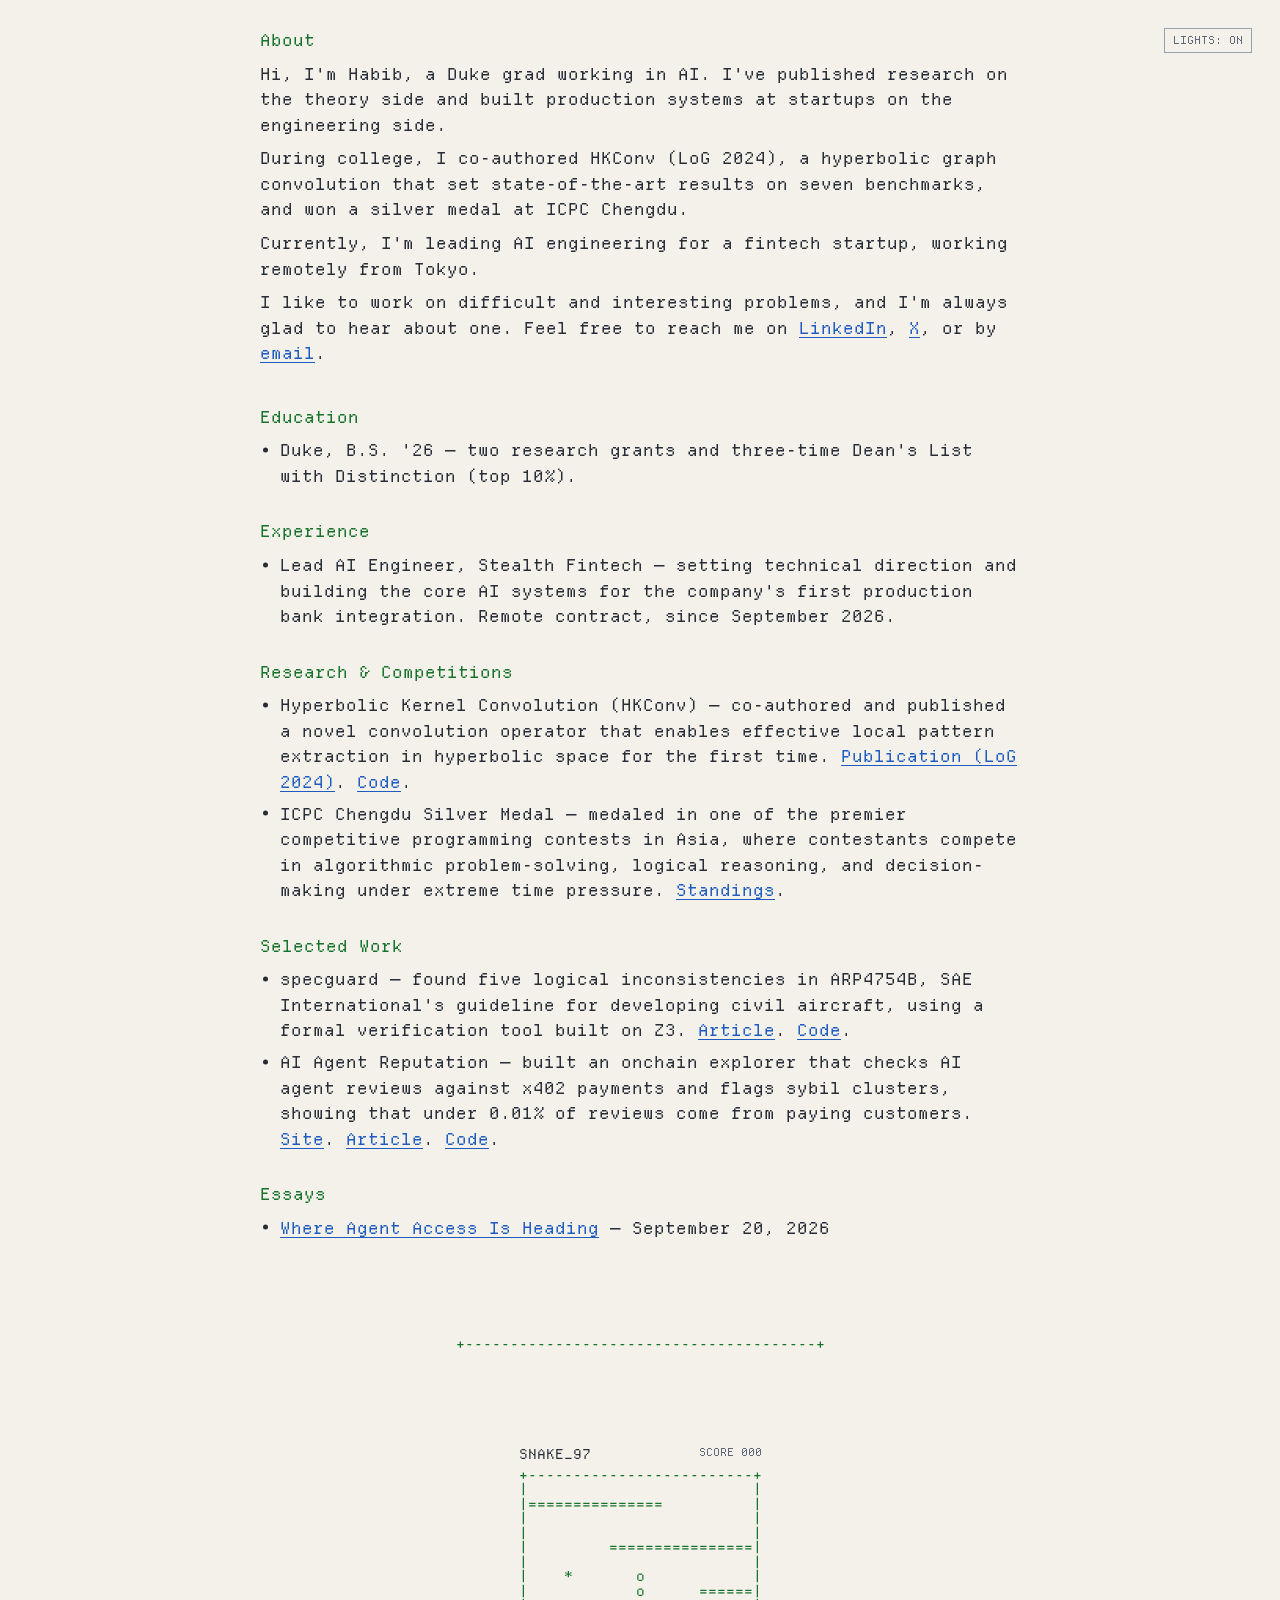
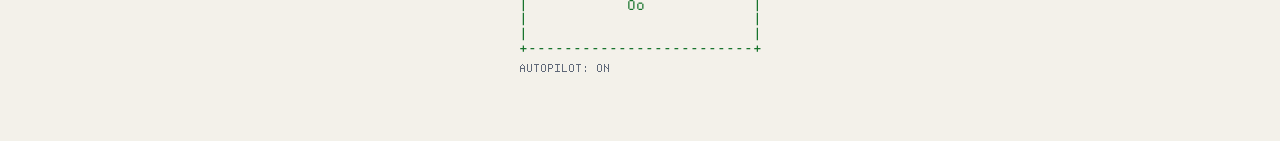
<file: index.html>
<!doctype html>
<html lang="en">
  <head>
    <meta charset="UTF-8" />
    <meta name="viewport" content="width=device-width, initial-scale=1.0" />
    <meta name="description" content="Habib Debaya" />
    <title>Habib Debaya</title>
    <link rel="icon" href="favicon.svg" type="image/svg+xml" />
    <link rel="stylesheet" href="styles.css?v=11" />
    <script src="theme.js"></script>
  </head>
  <body>
    <button class="theme-toggle" type="button">
      Lights: <span class="lights-off">off</span><span class="lights-on">on</span>
    </button>
    <main>
      <section class="intro">
        <h1>About</h1>
        <p>
          Hi, I'm Habib, a Duke grad working in AI. I've published research on the theory side and built production systems at startups on the engineering side.
        </p>
        <p>
          During college, I co-authored HKConv (LoG 2024), a hyperbolic graph convolution that set state-of-the-art results on seven benchmarks, and won a silver medal at ICPC Chengdu.
        </p>
        
        <p>
          Currently, I'm leading AI engineering for a fintech startup, working remotely from Tokyo.
        </p>
       
        <p>
          I like to work on difficult and interesting problems, and I'm always glad to hear about one. Feel free to reach me on <a href="https://www.linkedin.com/in/habibdebaya/" target="_blank" rel="noopener noreferrer">LinkedIn</a>, <a href="https://x.com/HabibDebaya" target="_blank" rel="noopener noreferrer">X</a>, or by <a href="mailto:debayahabib@gmail.com">email</a>.
        </p>
      </section>

      <section id="education">
        <h2>Education</h2>
        <ul class="work-list">
          <li>
            <span>Duke, B.S. '26</span> — two research grants and three-time Dean's List with Distinction (top 10%).
          </li>
        </ul>
      </section>

      
      <section id="experience">
        <h2>Experience</h2>
        <ul class="work-list">
          <li>
            <span>Lead AI Engineer, Stealth Fintech</span> — setting technical direction and building the core AI systems for the company's first production bank integration. Remote contract, since September 2026.
          </li>
        </ul>
      </section>
     

      <section id="research">
        <h2>Research &amp; Competitions</h2>
        <ul class="work-list">
          <li>
            <span>Hyperbolic Kernel Convolution (HKConv)</span> — co-authored and published a novel convolution operator that enables effective local pattern extraction in hyperbolic space for the first time. <a href="https://proceedings.mlr.press/v269/qu25a.html" target="_blank" rel="noopener noreferrer">Publication (LoG 2024)</a>. <a href="https://github.com/BruceZhangReve/Hyperbolic-Kernel-Convolution" target="_blank" rel="noopener noreferrer">Code</a>.
          </li>
          <li>
            <span>ICPC Chengdu Silver Medal</span> — medaled in one of the premier competitive programming contests in Asia, where contestants compete in algorithmic problem-solving, logical reasoning, and decision-making under extreme time pressure. <a href="https://icpc.global/regionals/finder/Chengdu-2025/standings" target="_blank" rel="noopener noreferrer">Standings</a>.
          </li>
        </ul>
      </section>

      <section id="selected-work">
        <h2>Selected Work</h2>
        <ul class="work-list">
          <li>
            <span>specguard</span> — found five logical inconsistencies in ARP4754B, SAE International's guideline for developing civil aircraft, using a formal verification tool built on Z3. <a href="https://habibdebaya.github.io/specguard/" target="_blank" rel="noopener noreferrer">Article</a>. <a href="https://github.com/habibdebaya/specguard" target="_blank" rel="noopener noreferrer">Code</a>.
          </li>
          <li>
            <span>AI Agent Reputation</span> — built an onchain explorer that checks AI agent reviews against x402 payments and flags sybil clusters, showing that under 0.01% of reviews come from paying customers. <a href="https://habibdebaya.github.io/agent-confidence/" target="_blank" rel="noopener noreferrer">Site</a>. <a href="https://x.com/HabibDebaya/status/2104830585952936182" target="_blank" rel="noopener noreferrer">Article</a>. <a href="https://github.com/habibdebaya/agent-confidence" target="_blank" rel="noopener noreferrer">Code</a>.
          </li>
        </ul>
      </section>

      <section id="essays">
        <h2>Essays</h2>
        <ul class="work-list">
          <li>
            <a href="essays/where-agent-access-is-heading/">Where Agent Access Is Heading</a> — <time datetime="2026-09-20">September 20, 2026</time>
          </li>
        </ul>
      </section>

      <div class="page-end" aria-hidden="true"><span></span></div>

      <aside class="snake-panel" aria-label="Animated Snake game">
        <div class="snake-header">
          <span>SNAKE_97</span>
          <span id="snake-status">LOADING...</span>
        </div>
        <pre id="snake-board" aria-hidden="true"></pre>
        <p class="snake-note">AUTOPILOT: ON</p>
      </aside>
    </main>
    <script src="snake.js?v=2"></script>
  </body>
</html>
</file>
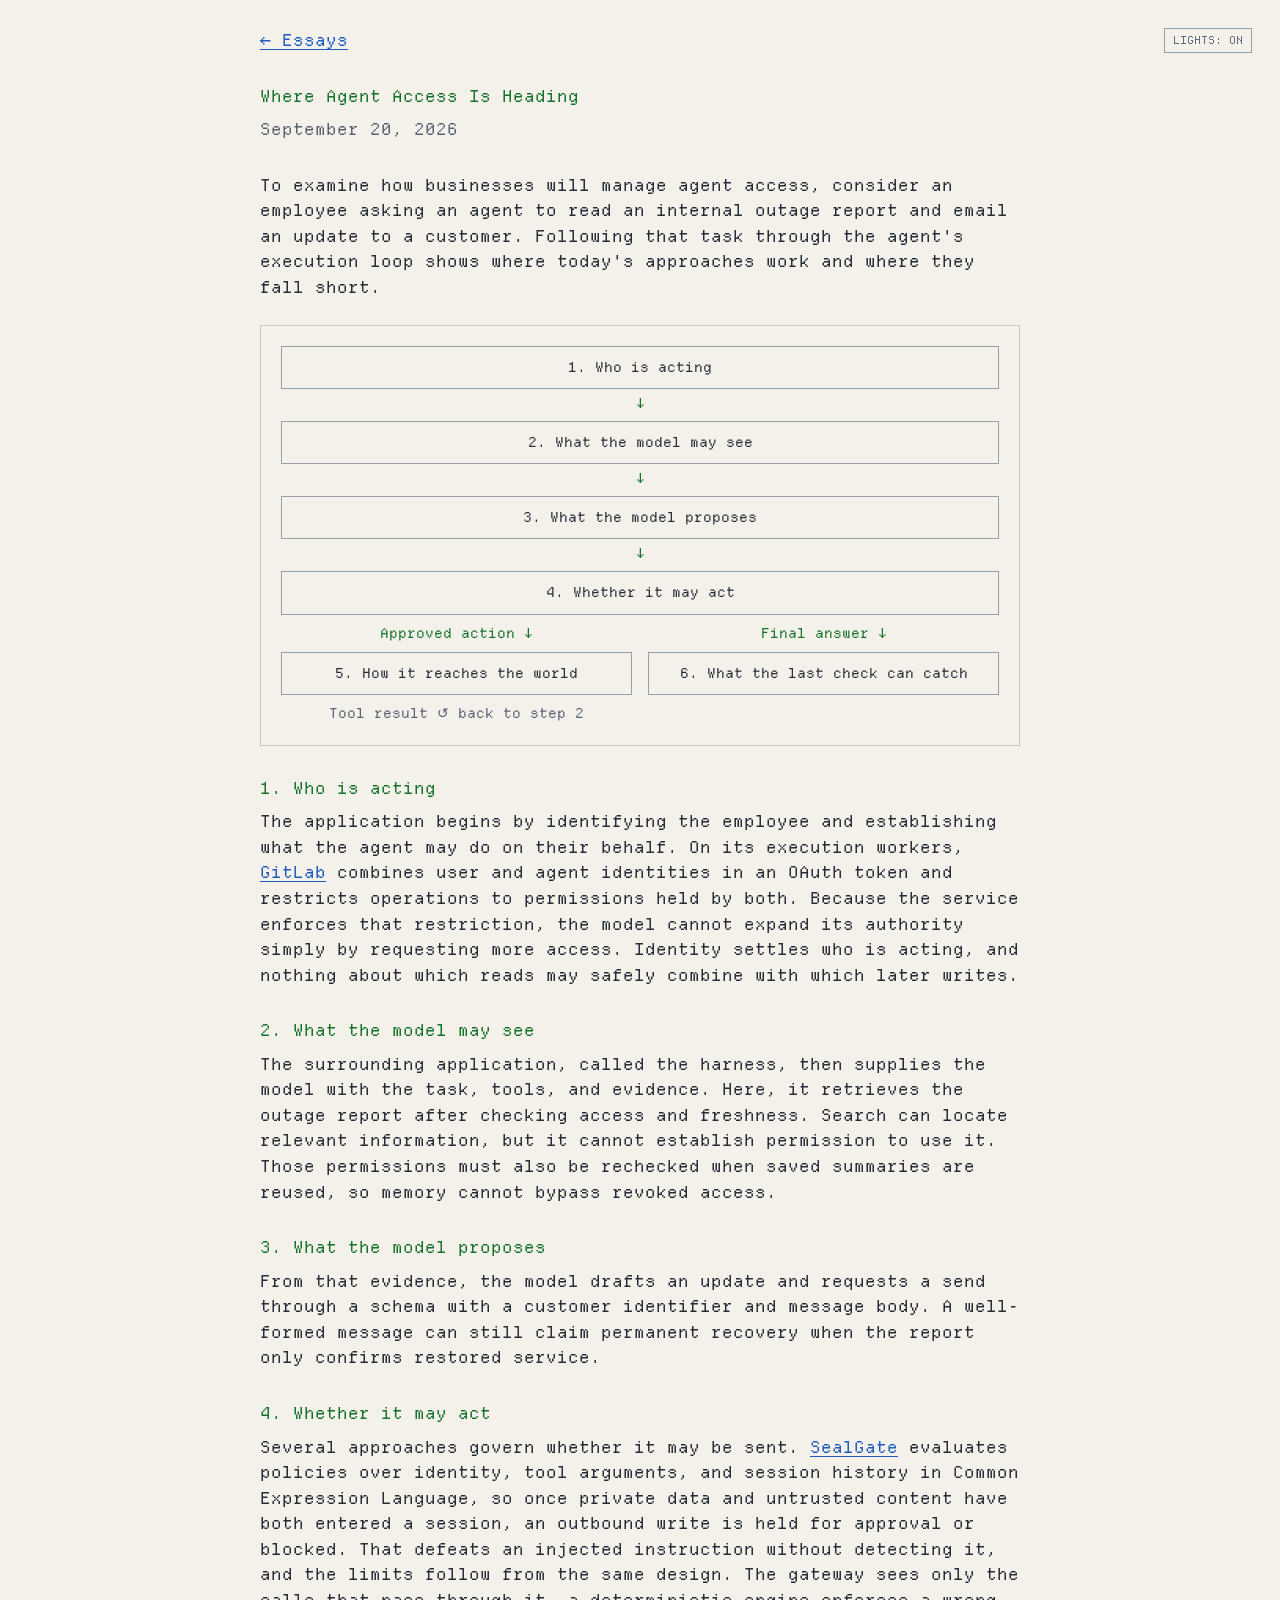
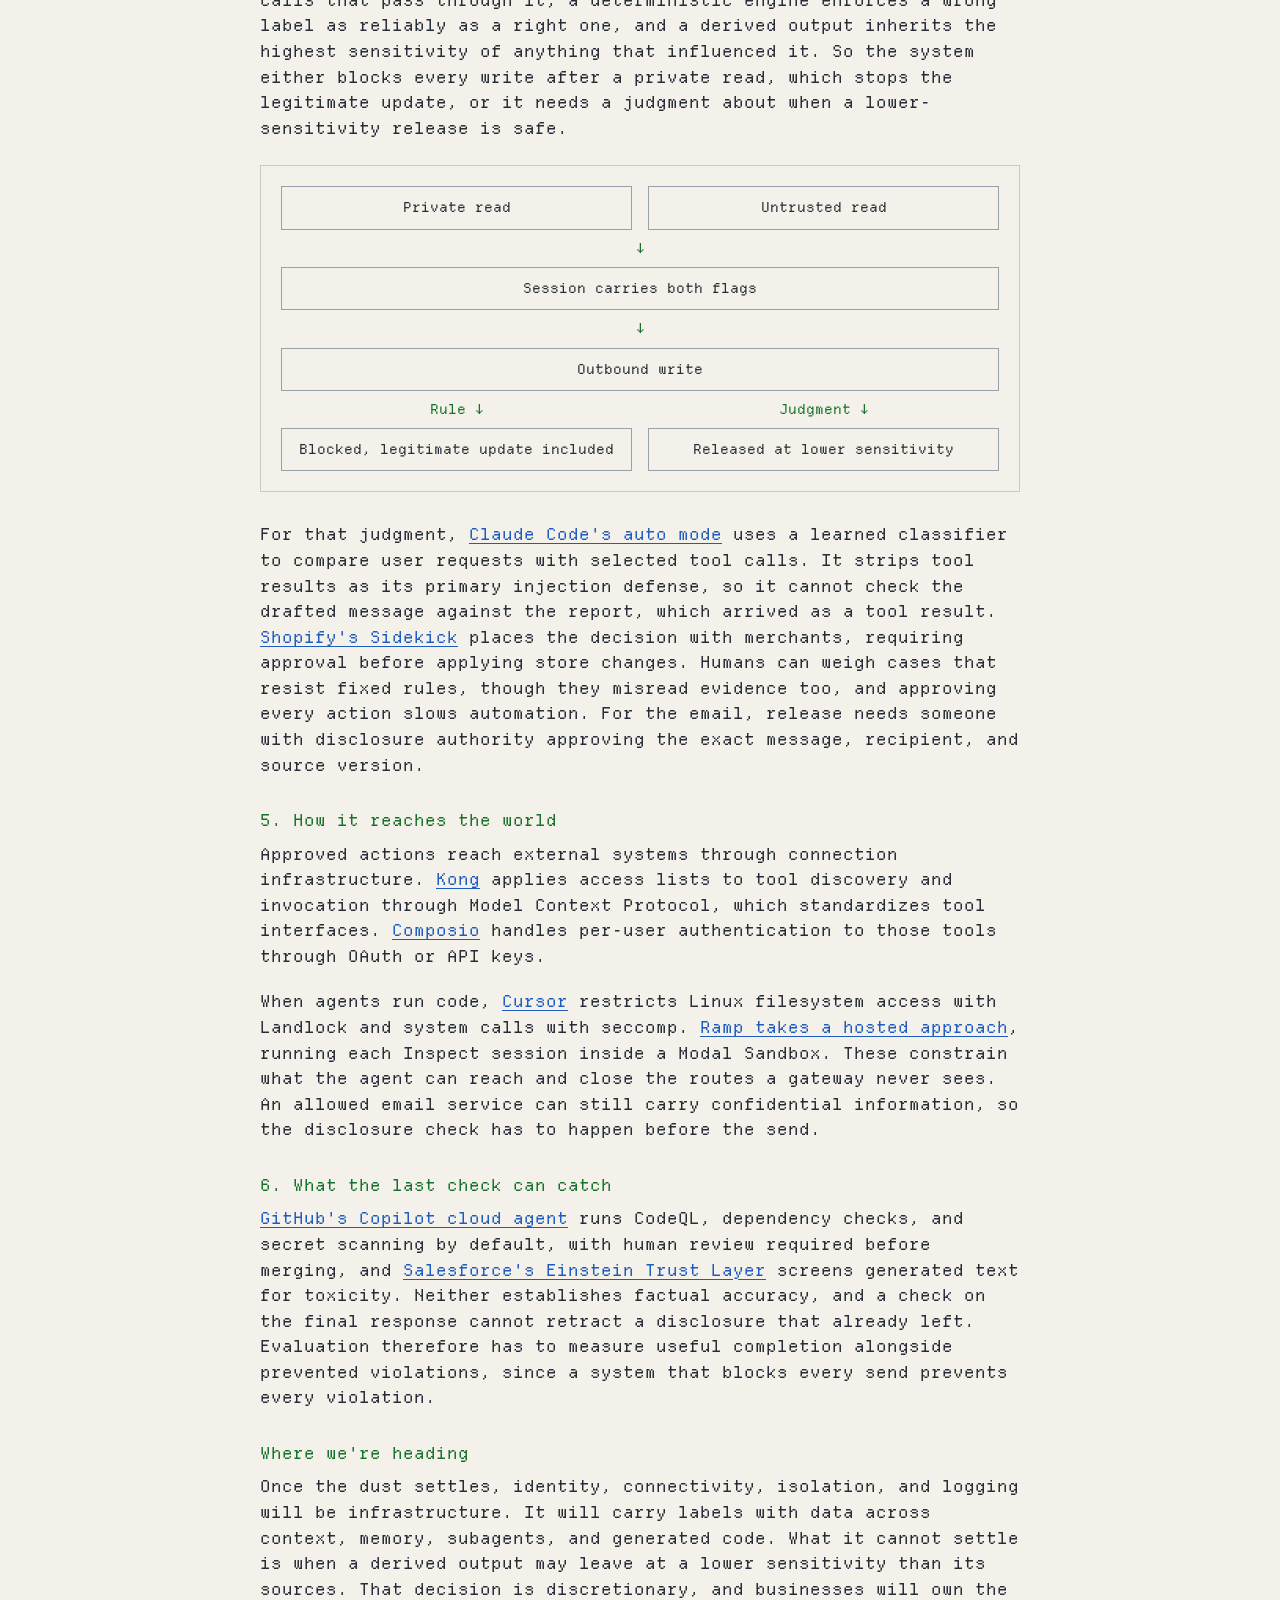
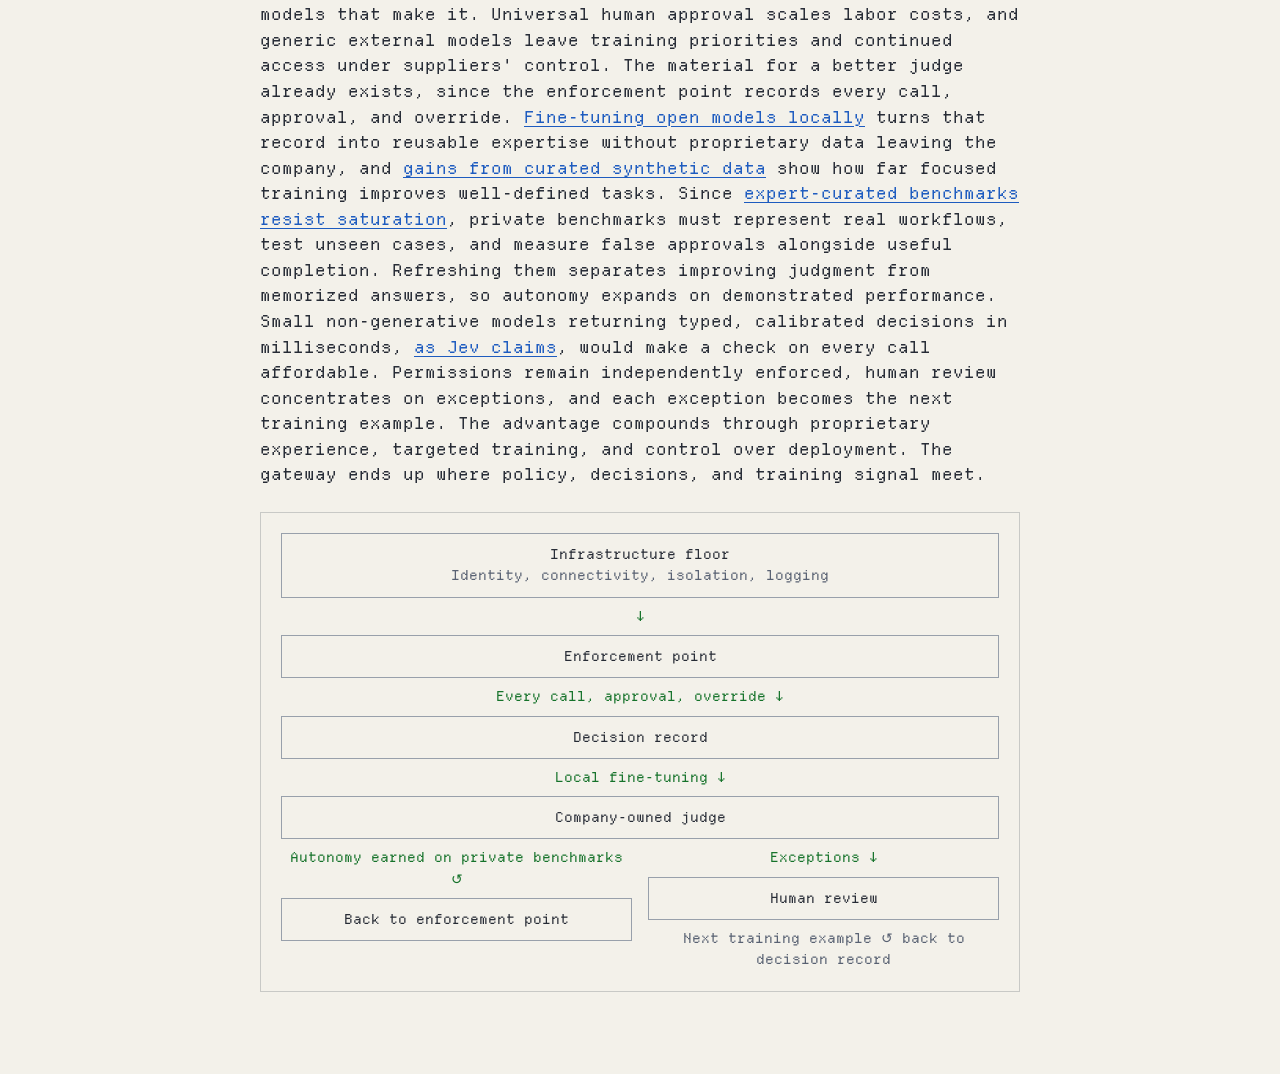
<file: essays/where-agent-access-is-heading/index.html>
<!doctype html>
<html lang="en">
  <head>
    <meta charset="UTF-8" />
    <meta name="viewport" content="width=device-width, initial-scale=1.0" />
    <meta name="description" content="Where Agent Access Is Heading — Habib Debaya on identity, permissions, and the judgments that govern what agents may do." />
    <meta name="author" content="Habib Debaya" />
    <title>Where Agent Access Is Heading — Habib Debaya</title>
    <link rel="icon" href="../../favicon.svg" type="image/svg+xml" />
    <link rel="stylesheet" href="../../styles.css?v=11" />
    <script src="../../theme.js"></script>
  </head>
  <body>
    <button class="theme-toggle" type="button">
      Lights: <span class="lights-off">off</span><span class="lights-on">on</span>
    </button>
    <main>
      <nav class="writing-nav" aria-label="Back to homepage">
        <a href="../../#essays">← Essays</a>
      </nav>
      <article>
        <header class="writing-header">
          <h1>Where Agent Access Is Heading</h1>
          <p class="writing-date"><time datetime="2026-09-20">September 20, 2026</time></p>
        </header>
        <div class="writing-body">
          <p>To examine how businesses will manage agent access, consider an employee asking an agent to read an internal outage report and email an update to a customer. Following that task through the agent&#x27;s execution loop shows where today&#x27;s approaches work and where they fall short.</p>
          <figure class="writing-diagram" aria-label="The agent execution loop">
            <ol class="flow-steps">
              <li>Who is acting</li>
              <li>What the model may see</li>
              <li>What the model proposes</li>
              <li>Whether it may act</li>
            </ol>
            <div class="flow-branches">
              <div>
                <p class="flow-label">Approved action ↓</p>
                <div class="flow-node">5. How it reaches the world</div>
                <p class="flow-note">Tool result ↺ back to step 2</p>
              </div>
              <div>
                <p class="flow-label">Final answer ↓</p>
                <div class="flow-node">6. What the last check can catch</div>
              </div>
            </div>
          </figure>
          <section>
            <h2>1. Who is acting</h2>
            <p>The application begins by identifying the employee and establishing what the agent may do on their behalf. On its execution workers, <a href="https://docs.gitlab.com/user/duo_agent_platform/composite_identity/">GitLab</a> combines user and agent identities in an OAuth token and restricts operations to permissions held by both. Because the service enforces that restriction, the model cannot expand its authority simply by requesting more access. Identity settles who is acting, and nothing about which reads may safely combine with which later writes.</p>
          </section>
          <section>
            <h2>2. What the model may see</h2>
            <p>The surrounding application, called the harness, then supplies the model with the task, tools, and evidence. Here, it retrieves the outage report after checking access and freshness. Search can locate relevant information, but it cannot establish permission to use it. Those permissions must also be rechecked when saved summaries are reused, so memory cannot bypass revoked access.</p>
          </section>
          <section>
            <h2>3. What the model proposes</h2>
            <p>From that evidence, the model drafts an update and requests a send through a schema with a customer identifier and message body. A well-formed message can still claim permanent recovery when the report only confirms restored service.</p>
          </section>
          <section>
            <h2>4. Whether it may act</h2>
            <p>Several approaches govern whether it may be sent. <a href="https://sealgate.ai/docs/admin-guide/policy-rules">SealGate</a> evaluates policies over identity, tool arguments, and session history in Common Expression Language, so once private data and untrusted content have both entered a session, an outbound write is held for approval or blocked. That defeats an injected instruction without detecting it, and the limits follow from the same design. The gateway sees only the calls that pass through it, a deterministic engine enforces a wrong label as reliably as a right one, and a derived output inherits the highest sensitivity of anything that influenced it. So the system either blocks every write after a private read, which stops the legitimate update, or it needs a judgment about when a lower-sensitivity release is safe.</p>
            <figure class="writing-diagram" aria-label="A policy decision after private and untrusted reads">
              <div class="flow-inputs">
                <div class="flow-node">Private read</div>
                <div class="flow-node">Untrusted read</div>
              </div>
              <p class="flow-label">↓</p>
              <div class="flow-node">Session carries both flags</div>
              <p class="flow-label">↓</p>
              <div class="flow-node">Outbound write</div>
              <div class="flow-branches">
                <div>
                  <p class="flow-label">Rule ↓</p>
                  <div class="flow-node">Blocked, legitimate update included</div>
                </div>
                <div>
                  <p class="flow-label">Judgment ↓</p>
                  <div class="flow-node">Released at lower sensitivity</div>
                </div>
              </div>
            </figure>
            <p>For that judgment, <a href="https://www.anthropic.com/engineering/claude-code-auto-mode">Claude Code&#x27;s auto mode</a> uses a learned classifier to compare user requests with selected tool calls. It strips tool results as its primary injection defense, so it cannot check the drafted message against the report, which arrived as a tool result. <a href="https://help.shopify.com/en/manual/ai-powered-tools/sidekick/set-up">Shopify&#x27;s Sidekick</a> places the decision with merchants, requiring approval before applying store changes. Humans can weigh cases that resist fixed rules, though they misread evidence too, and approving every action slows automation. For the email, release needs someone with disclosure authority approving the exact message, recipient, and source version.</p>
          </section>
          <section>
            <h2>5. How it reaches the world</h2>
            <p>Approved actions reach external systems through connection infrastructure. <a href="https://developer.konghq.com/plugins/ai-mcp-proxy/">Kong</a> applies access lists to tool discovery and invocation through Model Context Protocol, which standardizes tool interfaces. <a href="https://docs.composio.dev/docs/tools-direct/authenticating-tools">Composio</a> handles per-user authentication to those tools through OAuth or API keys.</p>
            <p>When agents run code, <a href="https://cursor.com/blog/agent-sandboxing">Cursor</a> restricts Linux filesystem access with Landlock and system calls with seccomp. <a href="https://modal.com/blog/how-ramp-built-a-full-context-background-coding-agent-on-modal">Ramp takes a hosted approach</a>, running each Inspect session inside a Modal Sandbox. These constrain what the agent can reach and close the routes a gateway never sees. An allowed email service can still carry confidential information, so the disclosure check has to happen before the send.</p>
          </section>
          <section>
            <h2>6. What the last check can catch</h2>
            <p><a href="https://docs.github.com/en/copilot/concepts/agents/cloud-agent/risks-and-mitigations">GitHub&#x27;s Copilot cloud agent</a> runs CodeQL, dependency checks, and secret scanning by default, with human review required before merging, and <a href="https://developer.salesforce.com/docs/ai/agentforce/guide/trust.html">Salesforce&#x27;s Einstein Trust Layer</a> screens generated text for toxicity. Neither establishes factual accuracy, and a check on the final response cannot retract a disclosure that already left. Evaluation therefore has to measure useful completion alongside prevented violations, since a system that blocks every send prevents every violation.</p>
          </section>
          <section>
            <h2>Where we&#x27;re heading</h2>
            <p>Once the dust settles, identity, connectivity, isolation, and logging will be infrastructure. It will carry labels with data across context, memory, subagents, and generated code. What it cannot settle is when a derived output may leave at a lower sensitivity than its sources. That decision is discretionary, and businesses will own the models that make it. Universal human approval scales labor costs, and generic external models leave training priorities and continued access under suppliers&#x27; control. The material for a better judge already exists, since the enforcement point records every call, approval, and override. <a href="https://developer.nvidia.com/blog/from-wafer-out-to-first-token-codifying-supply-chain-expertise-with-nemotron-and-palantir-foundry/">Fine-tuning open models locally</a> turns that record into reusable expertise without proprietary data leaving the company, and <a href="https://www.microsoft.com/en-us/research/publication/textbooks-are-all-you-need-ii-phi-1-5-technical-report/">gains from curated synthetic data</a> show how far focused training improves well-defined tasks. Since <a href="https://arxiv.org/abs/2602.16763">expert-curated benchmarks resist saturation</a>, private benchmarks must represent real workflows, test unseen cases, and measure false approvals alongside useful completion. Refreshing them separates improving judgment from memorized answers, so autonomy expands on demonstrated performance. Small non-generative models returning typed, calibrated decisions in milliseconds, <a href="https://typesafe.ai/blog/introducing-system-one-models-and-jev">as Jev claims</a>, would make a check on every call affordable. Permissions remain independently enforced, human review concentrates on exceptions, and each exception becomes the next training example. The advantage compounds through proprietary experience, targeted training, and control over deployment. The gateway ends up where policy, decisions, and training signal meet.</p>
            <figure class="writing-diagram" aria-label="How a company-owned judge learns from enforcement and human review">
              <div class="flow-node">Infrastructure floor<br /><span class="flow-note">Identity, connectivity, isolation, logging</span></div>
              <p class="flow-label">↓</p>
              <div class="flow-node">Enforcement point</div>
              <p class="flow-label">Every call, approval, override ↓</p>
              <div class="flow-node">Decision record</div>
              <p class="flow-label">Local fine-tuning ↓</p>
              <div class="flow-node">Company-owned judge</div>
              <div class="flow-branches">
                <div>
                  <p class="flow-label">Autonomy earned on private benchmarks ↺</p>
                  <div class="flow-node">Back to enforcement point</div>
                </div>
                <div>
                  <p class="flow-label">Exceptions ↓</p>
                  <div class="flow-node">Human review</div>
                  <p class="flow-note">Next training example ↺ back to decision record</p>
                </div>
              </div>
            </figure>
          </section>
        </div>
      </article>
    </main>
  </body>
</html>
</file>
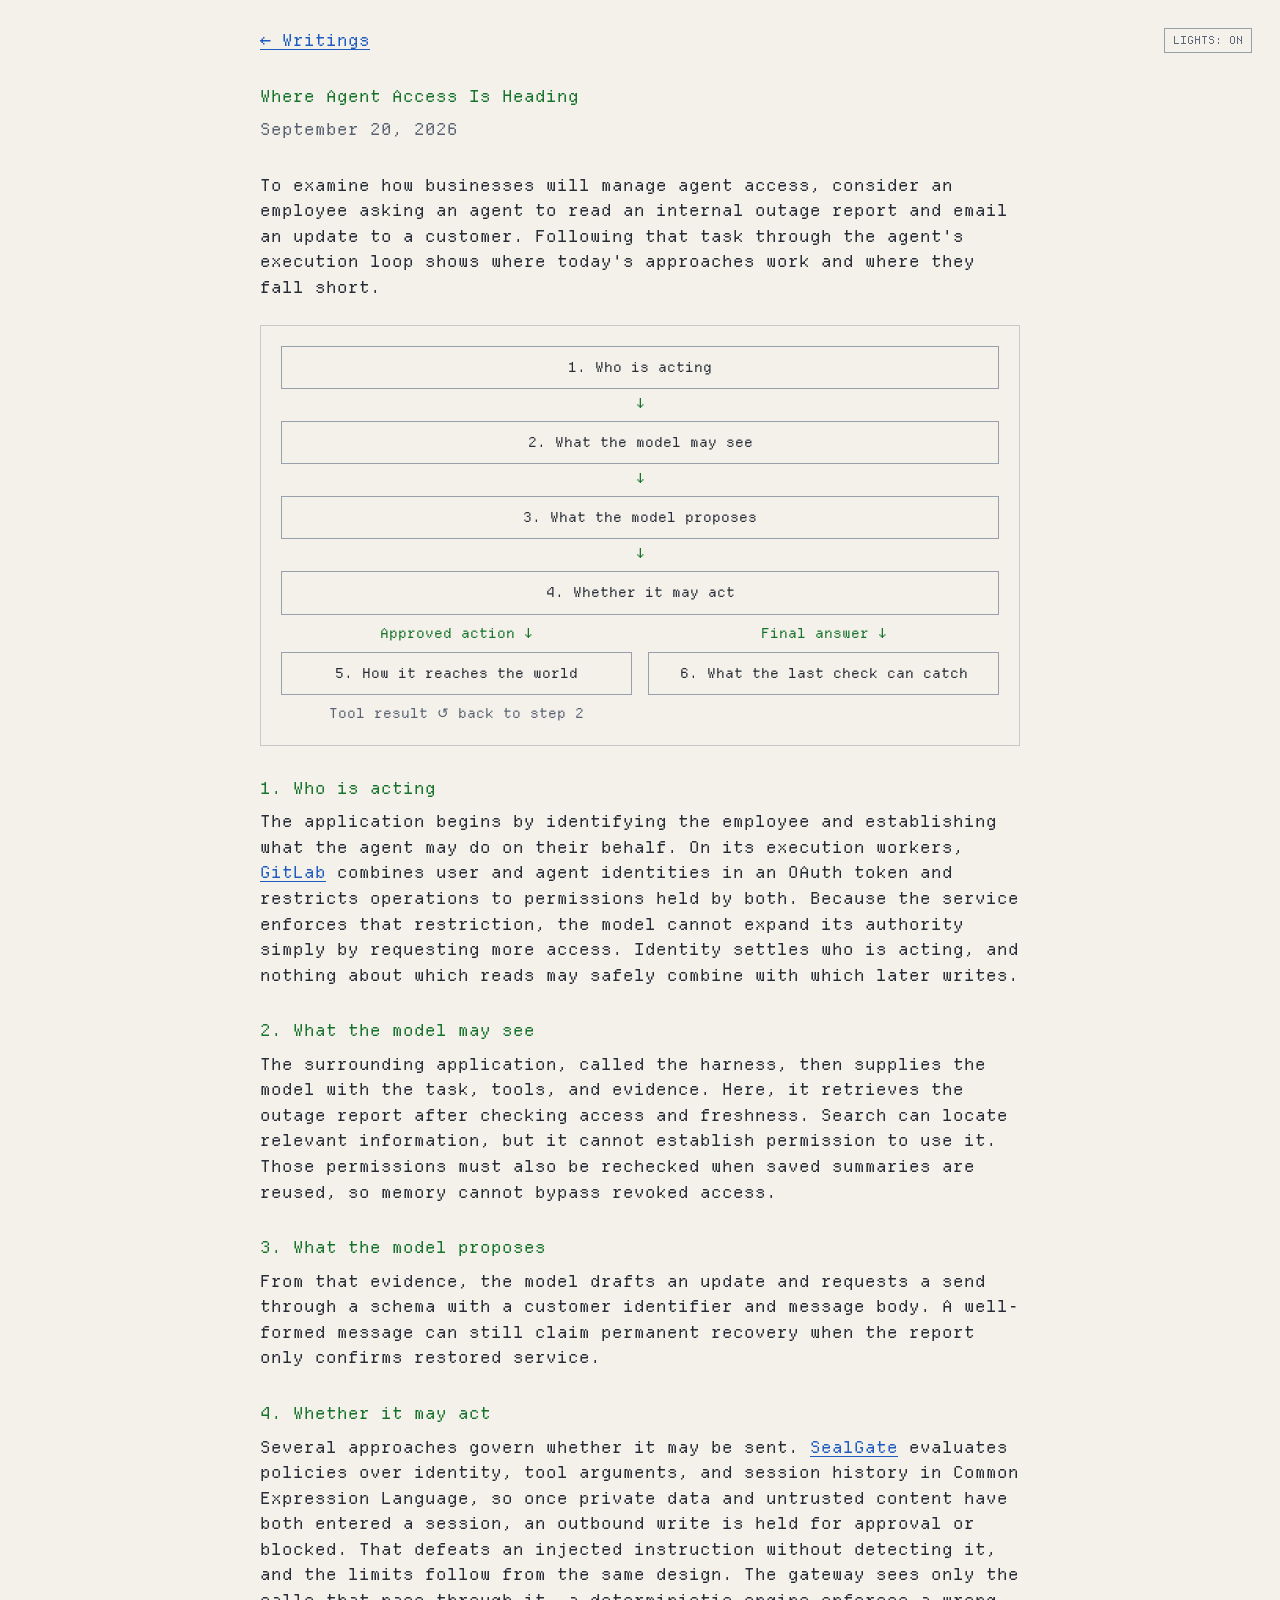
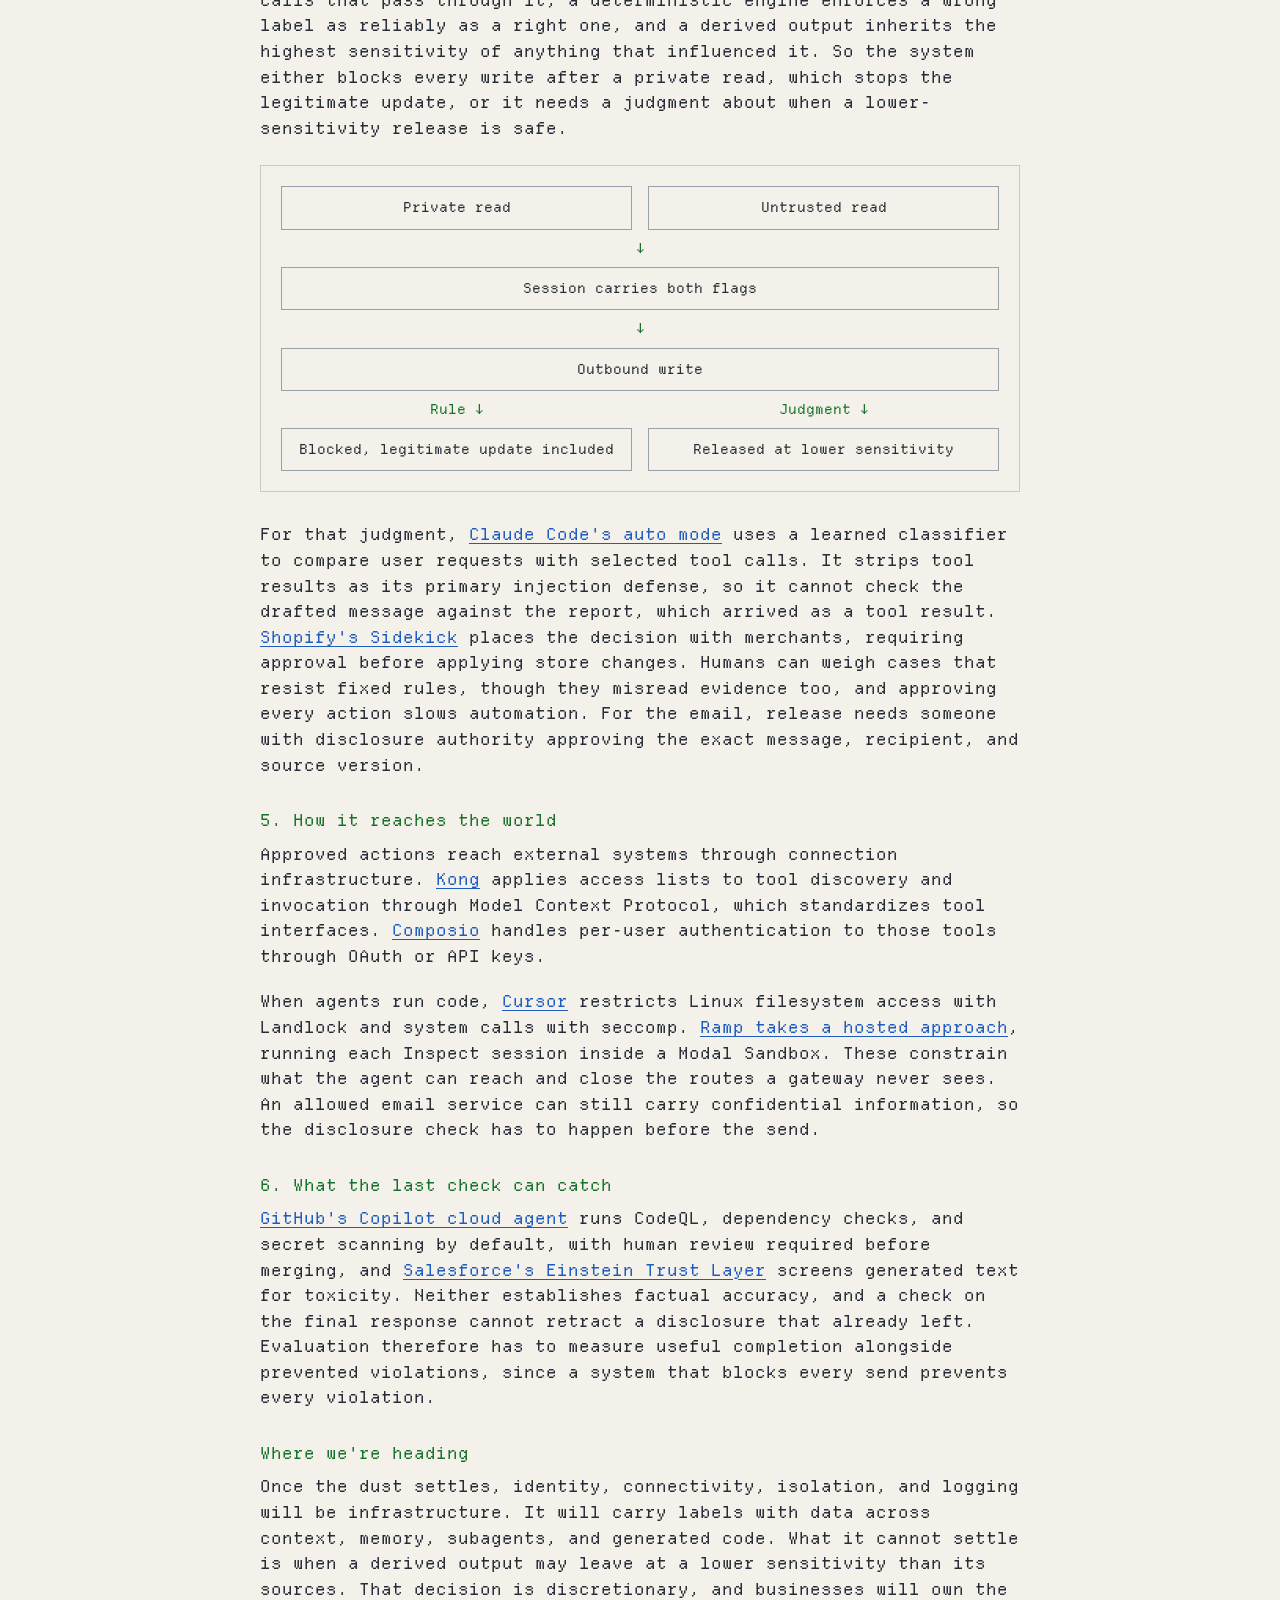
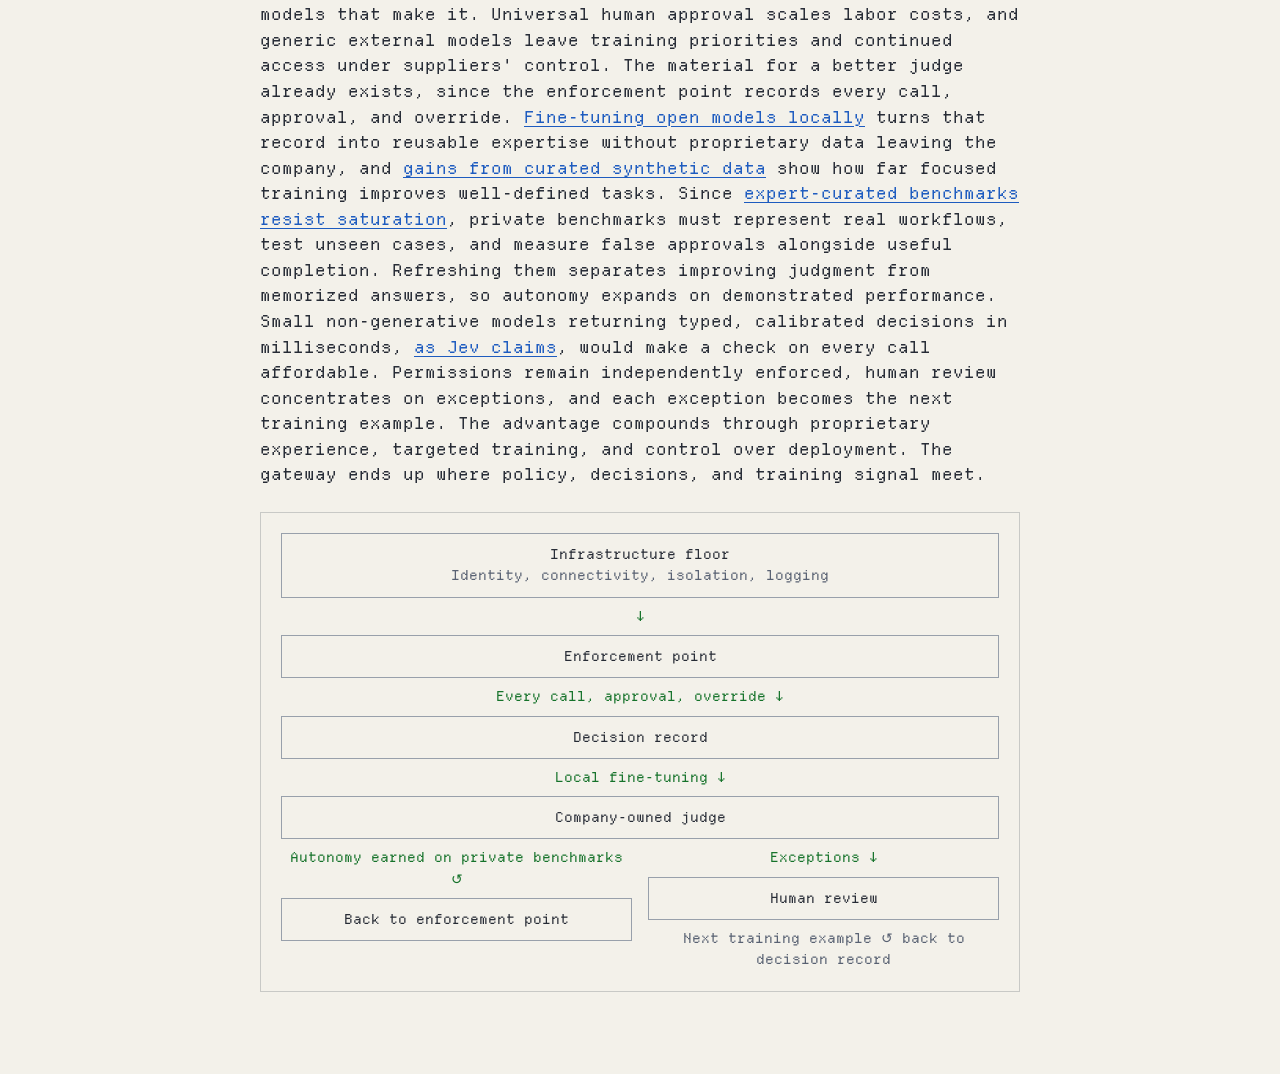
<file: writings/where-agent-access-is-heading/index.html>
<!doctype html>
<html lang="en">
  <head>
    <meta charset="UTF-8" />
    <meta name="viewport" content="width=device-width, initial-scale=1.0" />
    <meta name="description" content="Where Agent Access Is Heading — Habib Debaya on identity, permissions, and the judgments that govern what agents may do." />
    <meta name="author" content="Habib Debaya" />
    <title>Where Agent Access Is Heading — Habib Debaya</title>
    <link rel="icon" href="../../favicon.svg" type="image/svg+xml" />
    <link rel="stylesheet" href="../../styles.css?v=6" />
    <script src="../../theme.js"></script>
  </head>
  <body>
    <button class="theme-toggle" type="button">
      Lights: <span class="lights-off">off</span><span class="lights-on">on</span>
    </button>
    <main>
      <nav class="writing-nav" aria-label="Back to homepage">
        <a href="../../#writings">← Writings</a>
      </nav>
      <article>
        <header class="writing-header">
          <h1>Where Agent Access Is Heading</h1>
          <p class="writing-date"><time datetime="2026-09-20">September 20, 2026</time></p>
        </header>
        <div class="writing-body">
          <p>To examine how businesses will manage agent access, consider an employee asking an agent to read an internal outage report and email an update to a customer. Following that task through the agent&#x27;s execution loop shows where today&#x27;s approaches work and where they fall short.</p>
          <figure class="writing-diagram" aria-label="The agent execution loop">
            <ol class="flow-steps">
              <li>Who is acting</li>
              <li>What the model may see</li>
              <li>What the model proposes</li>
              <li>Whether it may act</li>
            </ol>
            <div class="flow-branches">
              <div>
                <p class="flow-label">Approved action ↓</p>
                <div class="flow-node">5. How it reaches the world</div>
                <p class="flow-note">Tool result ↺ back to step 2</p>
              </div>
              <div>
                <p class="flow-label">Final answer ↓</p>
                <div class="flow-node">6. What the last check can catch</div>
              </div>
            </div>
          </figure>
          <section>
            <h2>1. Who is acting</h2>
            <p>The application begins by identifying the employee and establishing what the agent may do on their behalf. On its execution workers, <a href="https://docs.gitlab.com/user/duo_agent_platform/composite_identity/">GitLab</a> combines user and agent identities in an OAuth token and restricts operations to permissions held by both. Because the service enforces that restriction, the model cannot expand its authority simply by requesting more access. Identity settles who is acting, and nothing about which reads may safely combine with which later writes.</p>
          </section>
          <section>
            <h2>2. What the model may see</h2>
            <p>The surrounding application, called the harness, then supplies the model with the task, tools, and evidence. Here, it retrieves the outage report after checking access and freshness. Search can locate relevant information, but it cannot establish permission to use it. Those permissions must also be rechecked when saved summaries are reused, so memory cannot bypass revoked access.</p>
          </section>
          <section>
            <h2>3. What the model proposes</h2>
            <p>From that evidence, the model drafts an update and requests a send through a schema with a customer identifier and message body. A well-formed message can still claim permanent recovery when the report only confirms restored service.</p>
          </section>
          <section>
            <h2>4. Whether it may act</h2>
            <p>Several approaches govern whether it may be sent. <a href="https://sealgate.ai/docs/admin-guide/policy-rules">SealGate</a> evaluates policies over identity, tool arguments, and session history in Common Expression Language, so once private data and untrusted content have both entered a session, an outbound write is held for approval or blocked. That defeats an injected instruction without detecting it, and the limits follow from the same design. The gateway sees only the calls that pass through it, a deterministic engine enforces a wrong label as reliably as a right one, and a derived output inherits the highest sensitivity of anything that influenced it. So the system either blocks every write after a private read, which stops the legitimate update, or it needs a judgment about when a lower-sensitivity release is safe.</p>
            <figure class="writing-diagram" aria-label="A policy decision after private and untrusted reads">
              <div class="flow-inputs">
                <div class="flow-node">Private read</div>
                <div class="flow-node">Untrusted read</div>
              </div>
              <p class="flow-label">↓</p>
              <div class="flow-node">Session carries both flags</div>
              <p class="flow-label">↓</p>
              <div class="flow-node">Outbound write</div>
              <div class="flow-branches">
                <div>
                  <p class="flow-label">Rule ↓</p>
                  <div class="flow-node">Blocked, legitimate update included</div>
                </div>
                <div>
                  <p class="flow-label">Judgment ↓</p>
                  <div class="flow-node">Released at lower sensitivity</div>
                </div>
              </div>
            </figure>
            <p>For that judgment, <a href="https://www.anthropic.com/engineering/claude-code-auto-mode">Claude Code&#x27;s auto mode</a> uses a learned classifier to compare user requests with selected tool calls. It strips tool results as its primary injection defense, so it cannot check the drafted message against the report, which arrived as a tool result. <a href="https://help.shopify.com/en/manual/ai-powered-tools/sidekick/set-up">Shopify&#x27;s Sidekick</a> places the decision with merchants, requiring approval before applying store changes. Humans can weigh cases that resist fixed rules, though they misread evidence too, and approving every action slows automation. For the email, release needs someone with disclosure authority approving the exact message, recipient, and source version.</p>
          </section>
          <section>
            <h2>5. How it reaches the world</h2>
            <p>Approved actions reach external systems through connection infrastructure. <a href="https://developer.konghq.com/plugins/ai-mcp-proxy/">Kong</a> applies access lists to tool discovery and invocation through Model Context Protocol, which standardizes tool interfaces. <a href="https://docs.composio.dev/docs/tools-direct/authenticating-tools">Composio</a> handles per-user authentication to those tools through OAuth or API keys.</p>
            <p>When agents run code, <a href="https://cursor.com/blog/agent-sandboxing">Cursor</a> restricts Linux filesystem access with Landlock and system calls with seccomp. <a href="https://modal.com/blog/how-ramp-built-a-full-context-background-coding-agent-on-modal">Ramp takes a hosted approach</a>, running each Inspect session inside a Modal Sandbox. These constrain what the agent can reach and close the routes a gateway never sees. An allowed email service can still carry confidential information, so the disclosure check has to happen before the send.</p>
          </section>
          <section>
            <h2>6. What the last check can catch</h2>
            <p><a href="https://docs.github.com/en/copilot/concepts/agents/cloud-agent/risks-and-mitigations">GitHub&#x27;s Copilot cloud agent</a> runs CodeQL, dependency checks, and secret scanning by default, with human review required before merging, and <a href="https://developer.salesforce.com/docs/ai/agentforce/guide/trust.html">Salesforce&#x27;s Einstein Trust Layer</a> screens generated text for toxicity. Neither establishes factual accuracy, and a check on the final response cannot retract a disclosure that already left. Evaluation therefore has to measure useful completion alongside prevented violations, since a system that blocks every send prevents every violation.</p>
          </section>
          <section>
            <h2>Where we&#x27;re heading</h2>
            <p>Once the dust settles, identity, connectivity, isolation, and logging will be infrastructure. It will carry labels with data across context, memory, subagents, and generated code. What it cannot settle is when a derived output may leave at a lower sensitivity than its sources. That decision is discretionary, and businesses will own the models that make it. Universal human approval scales labor costs, and generic external models leave training priorities and continued access under suppliers&#x27; control. The material for a better judge already exists, since the enforcement point records every call, approval, and override. <a href="https://developer.nvidia.com/blog/from-wafer-out-to-first-token-codifying-supply-chain-expertise-with-nemotron-and-palantir-foundry/">Fine-tuning open models locally</a> turns that record into reusable expertise without proprietary data leaving the company, and <a href="https://www.microsoft.com/en-us/research/publication/textbooks-are-all-you-need-ii-phi-1-5-technical-report/">gains from curated synthetic data</a> show how far focused training improves well-defined tasks. Since <a href="https://arxiv.org/abs/2602.16763">expert-curated benchmarks resist saturation</a>, private benchmarks must represent real workflows, test unseen cases, and measure false approvals alongside useful completion. Refreshing them separates improving judgment from memorized answers, so autonomy expands on demonstrated performance. Small non-generative models returning typed, calibrated decisions in milliseconds, <a href="https://typesafe.ai/blog/introducing-system-one-models-and-jev">as Jev claims</a>, would make a check on every call affordable. Permissions remain independently enforced, human review concentrates on exceptions, and each exception becomes the next training example. The advantage compounds through proprietary experience, targeted training, and control over deployment. The gateway ends up where policy, decisions, and training signal meet.</p>
            <figure class="writing-diagram" aria-label="How a company-owned judge learns from enforcement and human review">
              <div class="flow-node">Infrastructure floor<br /><span class="flow-note">Identity, connectivity, isolation, logging</span></div>
              <p class="flow-label">↓</p>
              <div class="flow-node">Enforcement point</div>
              <p class="flow-label">Every call, approval, override ↓</p>
              <div class="flow-node">Decision record</div>
              <p class="flow-label">Local fine-tuning ↓</p>
              <div class="flow-node">Company-owned judge</div>
              <div class="flow-branches">
                <div>
                  <p class="flow-label">Autonomy earned on private benchmarks ↺</p>
                  <div class="flow-node">Back to enforcement point</div>
                </div>
                <div>
                  <p class="flow-label">Exceptions ↓</p>
                  <div class="flow-node">Human review</div>
                  <p class="flow-note">Next training example ↺ back to decision record</p>
                </div>
              </div>
            </figure>
          </section>
        </div>
      </article>
    </main>
  </body>
</html>
</file>
<file: styles.css>
@font-face {
  font-family: "Departure Mono";
  src: url("assets/fonts/DepartureMono-Regular.woff2") format("woff2");
  font-style: normal;
  font-weight: 400;
  font-display: swap;
}

:root {
  color-scheme: dark;
  --background: #151922;
  --text: #d4d9d4;
  --green: #7dff8c;
  --blue: #6eb5ff;
  --selection: #23482a;
  --muted: #a0a9b8;
  --dim: #7f899a;
  --red: #ff6b7d;
  --border: #394251;
  --border-strong: #536175;
  --lights-off: inline;
  --lights-on: none;
}

@media (prefers-color-scheme: light) {
  :root:not([data-theme="dark"]) {
    color-scheme: light;
    --background: #f3f1ea;
    --text: #262b35;
    --green: #15722a;
    --blue: #1d5bbf;
    --selection: #c4e6c8;
    --muted: #586172;
    --dim: #5f6878;
    --red: #c42a40;
    --border: #c8c9c6;
    --border-strong: #98a0ab;
    --lights-off: none;
    --lights-on: inline;
  }
}

:root[data-theme="light"] {
  color-scheme: light;
  --background: #f3f1ea;
  --text: #262b35;
  --green: #15722a;
  --blue: #1d5bbf;
  --selection: #c4e6c8;
  --muted: #586172;
  --dim: #5f6878;
  --red: #c42a40;
  --border: #c8c9c6;
  --border-strong: #98a0ab;
  --lights-off: none;
  --lights-on: inline;
}

* { box-sizing: border-box; }

body {
  margin: 0;
  color: var(--text);
  background: var(--background);
  font-family: "Departure Mono", monospace;
  font-size: 16.5px;
  line-height: 1.55;
  -webkit-font-smoothing: none;
}

::selection { background: var(--selection); }

main {
  width: min(100% - 40px, 760px);
  margin: 0 auto;
  padding: 28px 0 52px;
}

section { margin-bottom: 30px; }
.intro { display: flow-root; }

h1,
h2 {
  margin: 0 0 8px;
  color: var(--green);
  font: inherit;
}

p { margin: 0 0 8px; }

a {
  color: var(--blue);
  text-decoration-thickness: 1px;
  text-underline-offset: 3px;
}

a:hover { color: var(--green); }

.theme-toggle {
  position: absolute;
  top: 28px;
  right: 28px;
  padding: 5px 8px;
  border: 1px solid var(--border-strong);
  color: var(--dim);
  background: var(--background);
  font: inherit;
  font-size: 11px;
  line-height: 1.2;
  text-transform: uppercase;
  cursor: pointer;
}

.theme-toggle:hover {
  border-color: var(--green);
  color: var(--green);
}

.theme-toggle:focus-visible {
  outline: 1px solid var(--green);
  outline-offset: 2px;
}

.lights-off { display: var(--lights-off); }
.lights-on { display: var(--lights-on); }

.work-list {
  margin: 0;
  padding: 0;
  list-style: none;
}

.work-list li {
  position: relative;
  margin-bottom: 6px;
  padding-left: 20px;
}

.work-list li::before {
  position: absolute;
  top: 0.7em;
  left: 3px;
  width: 5px;
  height: 5px;
  border-radius: 50%;
  background: currentColor;
  content: "";
  transform: translateY(-50%);
}

.writing-nav { margin-bottom: 30px; }
.writing-header { margin-bottom: 30px; }
.writing-date { color: var(--muted); }
.writing-body p { margin-bottom: 20px; }
.writing-body { overflow-wrap: break-word; }

.writing-diagram {
  margin: 24px 0 30px;
  padding: 20px;
  border: 1px solid var(--border);
  font-size: 13.75px;
  text-align: center;
}

.flow-steps {
  margin: 0;
  padding: 0;
  list-style: none;
  counter-reset: flow-step;
}

.flow-steps li,
.flow-node {
  padding: 10px 12px;
  border: 1px solid var(--border-strong);
}

.flow-steps li {
  position: relative;
  counter-increment: flow-step;
}

.flow-steps li::before { content: counter(flow-step) ". "; }
.flow-steps li + li { margin-top: 32px; }

.flow-steps li + li::after {
  position: absolute;
  top: -29px;
  left: 0;
  width: 100%;
  color: var(--green);
  content: "↓";
}

.flow-inputs,
.flow-branches {
  display: grid;
  grid-template-columns: repeat(2, minmax(0, 1fr));
  gap: 16px;
}

.writing-diagram .flow-label {
  margin: 8px 0;
  color: var(--green);
}

.flow-note { color: var(--muted); }
.writing-diagram p.flow-note { margin: 8px 0 0; }

.page-end {
  display: flex;
  width: 41ch;
  max-width: 100%;
  margin: 96px auto 0;
  color: var(--green);
  font-size: 13.75px;
  line-height: 1.05;
  white-space: nowrap;
  user-select: none;
}

.page-end::before,
.page-end::after { content: "+"; }

.page-end.is-turned::before,
.page-end.is-turned::after { content: "×"; }

.page-end span {
  flex: 1;
  min-width: 0;
  overflow: hidden;
}

.page-end span::before { content: "----------------------------------------------------------------------------------------------------------------------------------------------------------------"; }

.snake-panel {
  width: max-content;
  margin: 80px auto 0;
  padding: 14px;
  color: var(--green);
  background: var(--background);
  font-size: 13.75px;
  line-height: 1.18;
  user-select: none;
}

.snake-header {
  display: flex;
  justify-content: space-between;
  margin-bottom: 6px;
  color: var(--text);
}

#snake-status,
.snake-note {
  color: var(--dim);
  font-size: 11px;
}

#snake-board {
  margin: 0;
  color: var(--green);
  font: inherit;
  line-height: 1.05;
}

.snake-note { margin: 6px 0 0; }

.snake-panel.is-crashed {
  color: var(--red);
}

.snake-panel.is-crashed #snake-board,
.snake-panel.is-crashed #snake-status {
  animation: snake-redout 260ms steps(3) forwards;
}

@keyframes snake-redout {
  from { color: var(--green); }
  to { color: var(--red); }
}

@media (max-width: 600px) {
  body { font-size: 13.75px; }
  main {
    width: 100%;
    padding: 18px 14px 36px;
  }
  section { margin-bottom: 26px; }
  .theme-toggle { top: 16px; right: 14px; }
  .writing-diagram { padding: 12px; font-size: 11px; }
  .flow-inputs, .flow-branches { gap: 10px; }
  .flow-steps li, .flow-node { padding: 8px; }
  .page-end,
  .snake-panel { font-size: 11px; }
  #snake-status, .snake-note { font-size: 11px; }
}

@media (prefers-reduced-motion: reduce) {
  .snake-panel.is-crashed #snake-board,
  .snake-panel.is-crashed #snake-status { animation: none; color: var(--red); }
}
</file>
